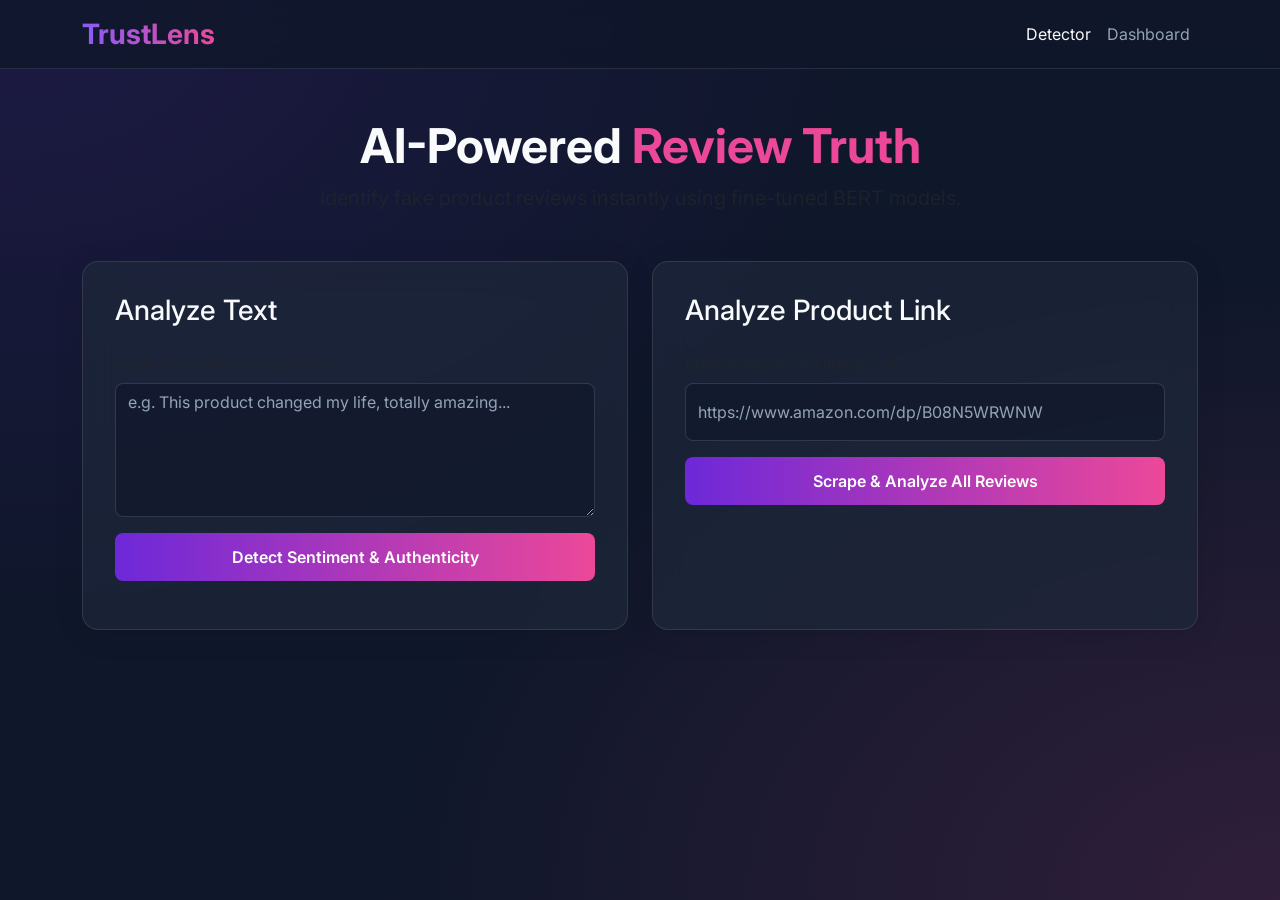
<file: frontend/index.html>
<!DOCTYPE html>
<html lang="en">
<head>
    <meta charset="UTF-8">
    <meta name="viewport" content="width=device-width, initial-scale=1.0">
    <title>TrustLens - AI Fake Review Detection</title>
    <meta name="description" content="Detect fake product reviews using state-of-the-art Transformer models.">
    <!-- Google Fonts -->
    <link href="https://fonts.googleapis.com/css2?family=Inter:wght@300;400;600;700&display=swap" rel="stylesheet">
    <!-- Bootstrap CSS -->
    <link href="https://cdn.jsdelivr.net/npm/bootstrap@5.3.0/dist/css/bootstrap.min.css" rel="stylesheet">
    <!-- Custom CSS -->
    <link rel="stylesheet" href="styles.css">
</head>
<body>

    <!-- Navbar -->
    <nav class="navbar navbar-expand-lg sticky-top">
        <div class="container">
            <a class="navbar-brand fs-3" href="index.html">TrustLens</a>
            <button class="navbar-toggler" type="button" data-bs-toggle="collapse" data-bs-target="#navbarNav">
                <span class="navbar-toggler-icon" style="filter: invert(1);"></span>
            </button>
            <div class="collapse navbar-collapse" id="navbarNav">
                <ul class="navbar-nav ms-auto">
                    <li class="nav-item">
                        <a class="nav-link active" href="index.html">Detector</a>
                    </li>
                    <li class="nav-item">
                        <a class="nav-link" href="dashboard.html">Dashboard</a>
                    </li>
                </ul>
            </div>
        </div>
    </nav>

    <!-- Main Content -->
    <div class="container my-5 fade-in">
        <div class="text-center mb-5">
            <h1 class="fw-bold" style="font-size: 3rem;">AI-Powered <span style="color: var(--secondary);">Review Truth</span></h1>
            <p class="text-muted fs-5">Identify fake product reviews instantly using fine-tuned BERT models.</p>
        </div>

        <div class="row g-4 justify-content-center">
            
            <!-- Direct Text Check -->
            <div class="col-lg-6">
                <div class="glass-card h-100">
                    <h3 class="mb-4">Analyze Text</h3>
                    <form id="reviewForm">
                        <div class="mb-3">
                            <label for="reviewText" class="form-label text-muted">Paste the review content here</label>
                            <textarea class="form-control" id="reviewText" rows="5" placeholder="e.g. This product changed my life, totally amazing..." required></textarea>
                        </div>
                        <button type="submit" class="btn btn-primary w-100">Detect Sentiment & Authenticity</button>
                    </form>
                    <div id="singleLoader" class="loader"></div>
                    <div id="singleResult" class="text-center mt-3"></div>
                </div>
            </div>

            <!-- Product Link Check -->
            <div class="col-lg-6">
                <div class="glass-card h-100">
                    <h3 class="mb-4">Analyze Product Link</h3>
                    <form id="urlForm">
                        <div class="mb-3">
                            <label for="productUrl" class="form-label text-muted">Enter Amazon or Flipkart URL</label>
                            <input type="url" class="form-control py-3" id="productUrl" placeholder="https://www.amazon.com/dp/B08N5WRWNW" required>
                        </div>
                        <button type="submit" class="btn btn-primary w-100">Scrape & Analyze All Reviews</button>
                    </form>
                    <div id="urlLoader" class="loader"></div>
                    <div id="urlResult" class="mt-3"></div>
                </div>
            </div>

        </div>
    </div>

    <script src="https://cdn.jsdelivr.net/npm/bootstrap@5.3.0/dist/js/bootstrap.bundle.min.js"></script>
    <script src="script.js"></script>
</body>
</html>
</file>
<file: frontend/styles.css>
:root {
  --primary: #6d28d9;
  --primary-hover: #8b5cf6;
  --secondary: #ec4899;
  --dark-bg: #0f172a;
  --card-bg: rgba(30, 41, 59, 0.7);
  --text-main: #f8fafc;
  --text-muted: #94a3b8;
  --genuine-color: #10b981;
  --fake-color: #ef4444;
}

body {
  font-family: 'Inter', sans-serif;
  background-color: var(--dark-bg);
  background-image: 
    radial-gradient(at 0% 0%, rgba(109, 40, 217, 0.15) 0px, transparent 50%),
    radial-gradient(at 100% 100%, rgba(236, 72, 153, 0.15) 0px, transparent 50%);
  background-attachment: fixed;
  color: var(--text-main);
  min-height: 100vh;
}

.navbar {
  background: rgba(15, 23, 42, 0.8) !important;
  backdrop-filter: blur(12px);
  border-bottom: 1px solid rgba(255, 255, 255, 0.1);
}

.navbar-brand {
  font-weight: 700;
  background: linear-gradient(to right, var(--primary-hover), var(--secondary));
  -webkit-background-clip: text;
  -webkit-text-fill-color: transparent;
}

.nav-link {
  color: var(--text-muted) !important;
  transition: all 0.3s ease;
}

.nav-link:hover, .nav-link.active {
  color: var(--text-main) !important;
}

.glass-card {
  background: var(--card-bg);
  backdrop-filter: blur(16px);
  -webkit-backdrop-filter: blur(16px);
  border: 1px solid rgba(255, 255, 255, 0.1);
  border-radius: 1rem;
  box-shadow: 0 4px 30px rgba(0, 0, 0, 0.1);
  padding: 2rem;
  transition: transform 0.3s ease, box-shadow 0.3s ease;
}

.glass-card:hover {
  transform: translateY(-5px);
  box-shadow: 0 10px 40px rgba(0, 0, 0, 0.2);
}

.form-control {
  background-color: rgba(15, 23, 42, 0.6);
  border: 1px solid rgba(255, 255, 255, 0.1);
  color: var(--text-main);
  border-radius: 0.5rem;
}

.form-control:focus {
  background-color: rgba(15, 23, 42, 0.8);
  border-color: var(--primary-hover);
  color: var(--text-main);
  box-shadow: 0 0 0 0.25rem rgba(109, 40, 217, 0.25);
}

.form-control::placeholder {
  color: var(--text-muted);
}

.btn-primary {
  background: linear-gradient(to right, var(--primary), var(--secondary));
  border: none;
  border-radius: 0.5rem;
  font-weight: 600;
  padding: 0.75rem 1.5rem;
  transition: all 0.3s ease;
}

.btn-primary:hover {
  background: linear-gradient(to right, var(--primary-hover), #f472b6);
  transform: scale(1.02);
  box-shadow: 0 0 15px rgba(236, 72, 153, 0.4);
}

.result-badge {
  font-size: 1.25rem;
  padding: 0.5rem 1rem;
  border-radius: 0.5rem;
  font-weight: 600;
  display: inline-block;
  margin-top: 1rem;
}

.badge-genuine {
  background-color: rgba(16, 185, 129, 0.2);
  color: var(--genuine-color);
  border: 1px solid rgba(16, 185, 129, 0.3);
}

.badge-fake {
  background-color: rgba(239, 68, 68, 0.2);
  color: var(--fake-color);
  border: 1px solid rgba(239, 68, 68, 0.3);
}

/* Dashboard Specifics */
.stat-card {
  text-align: center;
  padding: 1.5rem;
}

.stat-value {
  font-size: 2.5rem;
  font-weight: 700;
  margin: 1rem 0;
}

.text-genuine { color: var(--genuine-color); }
.text-fake { color: var(--fake-color); }

.progress {
  height: 1rem;
  background-color: rgba(255, 255, 255, 0.1);
  border-radius: 0.5rem;
}

.progress-bar-genuine { background-color: var(--genuine-color); }
.progress-bar-fake { background-color: var(--fake-color); }

/* Custom Scrollbar */
::-webkit-scrollbar {
  width: 8px;
}
::-webkit-scrollbar-track {
  background: var(--dark-bg);
}
::-webkit-scrollbar-thumb {
  background: var(--primary);
  border-radius: 4px;
}
::-webkit-scrollbar-thumb:hover {
  background: var(--primary-hover);
}

/* Micro animations */
.fade-in {
  animation: fadeIn 0.5s ease-in;
}

@keyframes fadeIn {
  from { opacity: 0; transform: translateY(10px); }
  to { opacity: 1; transform: translateY(0); }
}

.loader {
  display: none;
  width: 2rem;
  height: 2rem;
  border: 3px solid rgba(255,255,255,0.1);
  border-radius: 50%;
  border-top-color: var(--secondary);
  animation: spin 1s ease-in-out infinite;
  margin: 1rem auto;
}

@keyframes spin {
  to { transform: rotate(360deg); }
}
</file>
